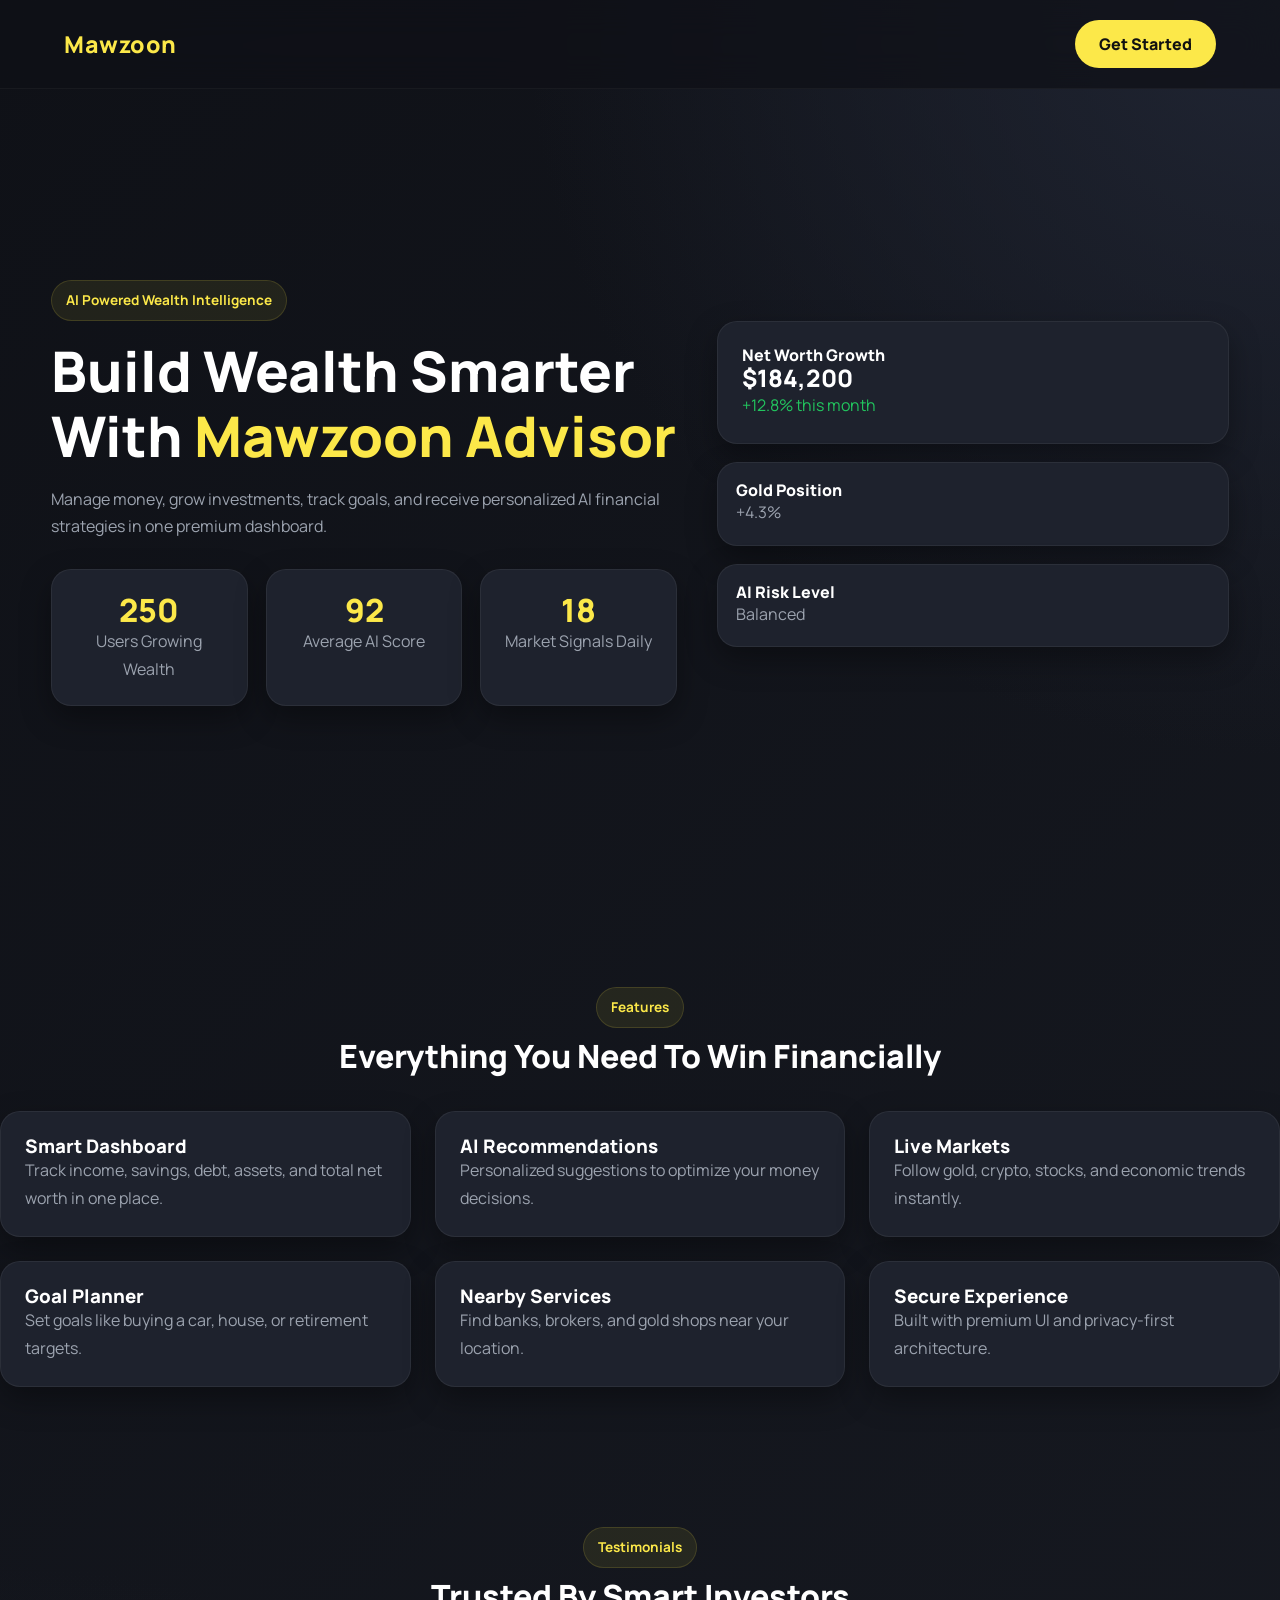
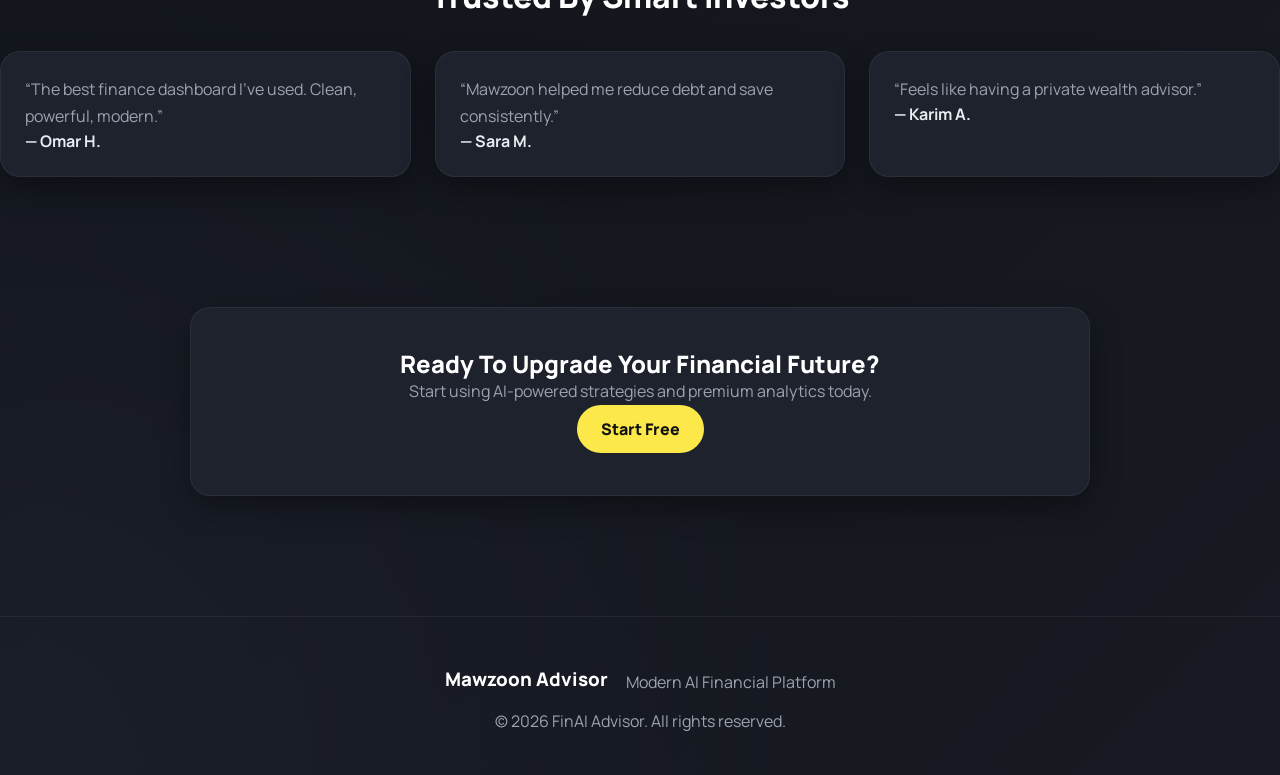
<file: index.html>
<!-- index.html -->
<!DOCTYPE html>
<html lang="en">
<head>
  <meta charset="UTF-8" />
  <meta name="viewport" content="width=device-width, initial-scale=1.0" />
  <title>Mawzoon Advisor | Smart Wealth Building</title>

  <!-- CSS -->
  <link rel="stylesheet" href="css/style.css" />
  <link rel="stylesheet" href="css/responsive.css" />

  <!-- Fonts -->
  <link rel="preconnect" href="https://fonts.googleapis.com">
  <link rel="preconnect" href="https://fonts.gstatic.com" crossorigin>
  <link href="https://fonts.googleapis.com/css2?family=Manrope:wght@400;500;700;800&display=swap" rel="stylesheet">
</head>
<body>

  <!-- =========================
       Navbar
  ========================== -->
  <header class="navbar">
    <div class="logo">Mawzoon</div>


    <div class="nav-actions">
      <a href="login.html" class="btn">Get Started</a>
      <button class="menu-toggle" id="menuToggle">☰</button>
    </div>
  </header>

  <!-- =========================
       Hero Section
  ========================== -->
  <section class="hero">
    <div class="hero-content fade-up">
      <p class="badge">AI Powered Wealth Intelligence</p>

      <h1>
        Build Wealth Smarter <br />
        With <span>Mawzoon Advisor</span>
      </h1>

      <p class="hero-text">
        Manage money, grow investments, track goals, and receive personalized
        AI financial strategies in one premium dashboard.
      </p>

      <div class="stats-grid">
        <div class="stat-card glass">
          <h3 class="counter" data-target="250">0</h3>
          <p>Users Growing Wealth</p>
        </div>

        <div class="stat-card glass">
          <h3 class="counter" data-target="92">0</h3>
          <p>Average AI Score</p>
        </div>

        <div class="stat-card glass">
          <h3 class="counter" data-target="18">0</h3>
          <p>Market Signals Daily</p>
        </div>
      </div>
    </div>

    <div class="hero-widget float-card">
      <div class="glass widget-card">
        <h4>Net Worth Growth</h4>
        <h2>$184,200</h2>
        <p class="positive">+12.8% this month</p>
      </div>

      <div class="glass widget-card small">
        <h4>Gold Position</h4>
        <p>+4.3%</p>
      </div>

      <div class="glass widget-card small">
        <h4>AI Risk Level</h4>
        <p>Balanced</p>
      </div>
    </div>
  </section>

  <!-- =========================
       Features
  ========================== -->
  <section class="section">
    <div class="section-title fade-up">
      <p class="badge">Features</p>
      <h2>Everything You Need To Win Financially</h2>
    </div>

    <div class="grid-3">
      <article class="card fade-up">
        <h3>Smart Dashboard</h3>
        <p>
          Track income, savings, debt, assets, and total net worth in one place.
        </p>
      </article>

      <article class="card fade-up">
        <h3>AI Recommendations</h3>
        <p>
          Personalized suggestions to optimize your money decisions.
        </p>
      </article>

      <article class="card fade-up">
        <h3>Live Markets</h3>
        <p>
          Follow gold, crypto, stocks, and economic trends instantly.
        </p>
      </article>

      <article class="card fade-up">
        <h3>Goal Planner</h3>
        <p>
          Set goals like buying a car, house, or retirement targets.
        </p>
      </article>

      <article class="card fade-up">
        <h3>Nearby Services</h3>
        <p>
          Find banks, brokers, and gold shops near your location.
        </p>
      </article>

      <article class="card fade-up">
        <h3>Secure Experience</h3>
        <p>
          Built with premium UI and privacy-first architecture.
        </p>
      </article>
    </div>
  </section>

  <!-- =========================
       Testimonials
  ========================== -->
  <section class="section">
    <div class="section-title fade-up">
      <p class="badge">Testimonials</p>
      <h2>Trusted By Smart Investors</h2>
    </div>

    <div class="grid-3">
      <div class="card">
        <p>
          “The best finance dashboard I’ve used. Clean, powerful, modern.”
        </p>
        <strong>— Omar H.</strong>
      </div>

      <div class="card">
        <p>
          “Mawzoon helped me reduce debt and save consistently.”
        </p>
        <strong>— Sara M.</strong>
      </div>

      <div class="card">
        <p>
          “Feels like having a private wealth advisor.”
        </p>
        <strong>— Karim A.</strong>
      </div>
    </div>
  </section>

  <!-- =========================
       CTA
  ========================== -->
  <section class="cta-section fade-up">
    <div class="glass cta-box">
      <h2>Ready To Upgrade Your Financial Future?</h2>
      <p>
        Start using AI-powered strategies and premium analytics today.
      </p>
      <a href="signup.html" class="btn">Start Free</a>
    </div>
  </section>

  <!-- =========================
       Footer
  ========================== -->
  <footer class="footer">
    <div>
      <h3>Mawzoon Advisor</h3>
      <p>Modern AI Financial Platform</p>
    </div>

    <p class="copyright">
      © 2026 Mawzoon Advisor. All rights reserved.
    </p>
  </footer>

  <!-- JS -->
  <script src="js/main.js"></script>
</body>
</html>
</file>
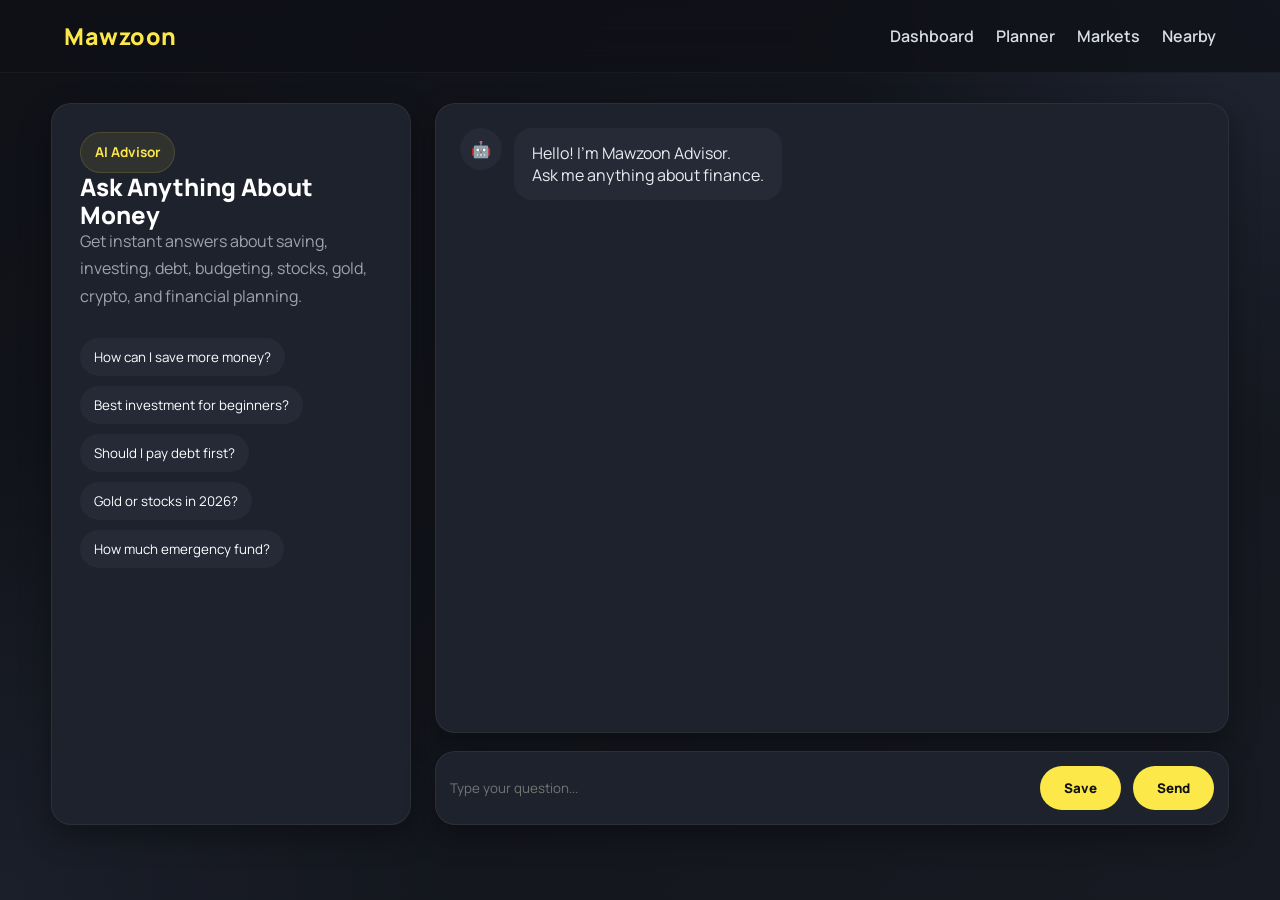
<file: chatbot.html>
<!-- chatbot.html -->
<!DOCTYPE html>
<html lang="en">
<head>
  <meta charset="UTF-8" />
  <meta name="viewport" content="width=device-width, initial-scale=1.0"/>
  <title>Mawzoon Chatbot</title>

  <!-- CSS -->
  <link rel="stylesheet" href="css/style.css" />
  <link rel="stylesheet" href="css/responsive.css" />

  <!-- Fonts -->
  <link rel="preconnect" href="https://fonts.googleapis.com">
  <link rel="preconnect" href="https://fonts.gstatic.com" crossorigin>
  <link href="https://fonts.googleapis.com/css2?family=Manrope:wght@400;500;700;800&display=swap" rel="stylesheet">
</head>
<body>

  <!-- =========================
       Navbar
  ========================== -->
  <header class="navbar">
    <div class="logo">Mawzoon
    </div>

    <nav class="nav-menu">
      <a href="dashboard.html">Dashboard</a>
      <a href="inputs.html">Planner</a>
      <a href="markets.html">Markets</a>
      <a href="nearby.html">Nearby</a>
    </nav>


  </header>

  <!-- =========================
       Chat Section
  ========================== -->
  <main class="chat-wrapper">

    <!-- Left Side -->
    <section class="chat-sidebar glass fade-up">
      <p class="badge">AI Advisor</p>
      <h1>Ask Anything About Money</h1>

      <p class="hero-text">
        Get instant answers about saving, investing, debt, budgeting,
        stocks, gold, crypto, and financial planning.
      </p>

      <div class="suggested-box">
        <button class="chip ask-btn">How can I save more money?</button>
        <button class="chip ask-btn">Best investment for beginners?</button>
        <button class="chip ask-btn">Should I pay debt first?</button>
        <button class="chip ask-btn">Gold or stocks in 2026?</button>
        <button class="chip ask-btn">How much emergency fund?</button>
      </div>
    </section>

    <!-- Chat Area -->
    <section class="chat-area fade-up">

      <div class="chat-box card" id="chatBox">

        <div class="message bot-msg">
          <div class="avatar">🤖</div>
          <div class="bubble">
            Hello! I'm Mawzoon Advisor.<br>
            Ask me anything about finance.
          </div>
        </div>

      </div>

      <!-- Input -->
      <div class="chat-input-wrap glass">

        <input
          type="text"
          id="userInput"
          placeholder="Type your question..."
          autocomplete="off"
        />
          <button id="saveBtn" class="btn">
                Save
          </button>
        <button id="sendBtn" class="btn">
          Send
        </button>

      </div>

    </section>

  </main>

  <!-- JS -->
  <script src="js/chatbot.js"></script>

</body>
</html>
</file>
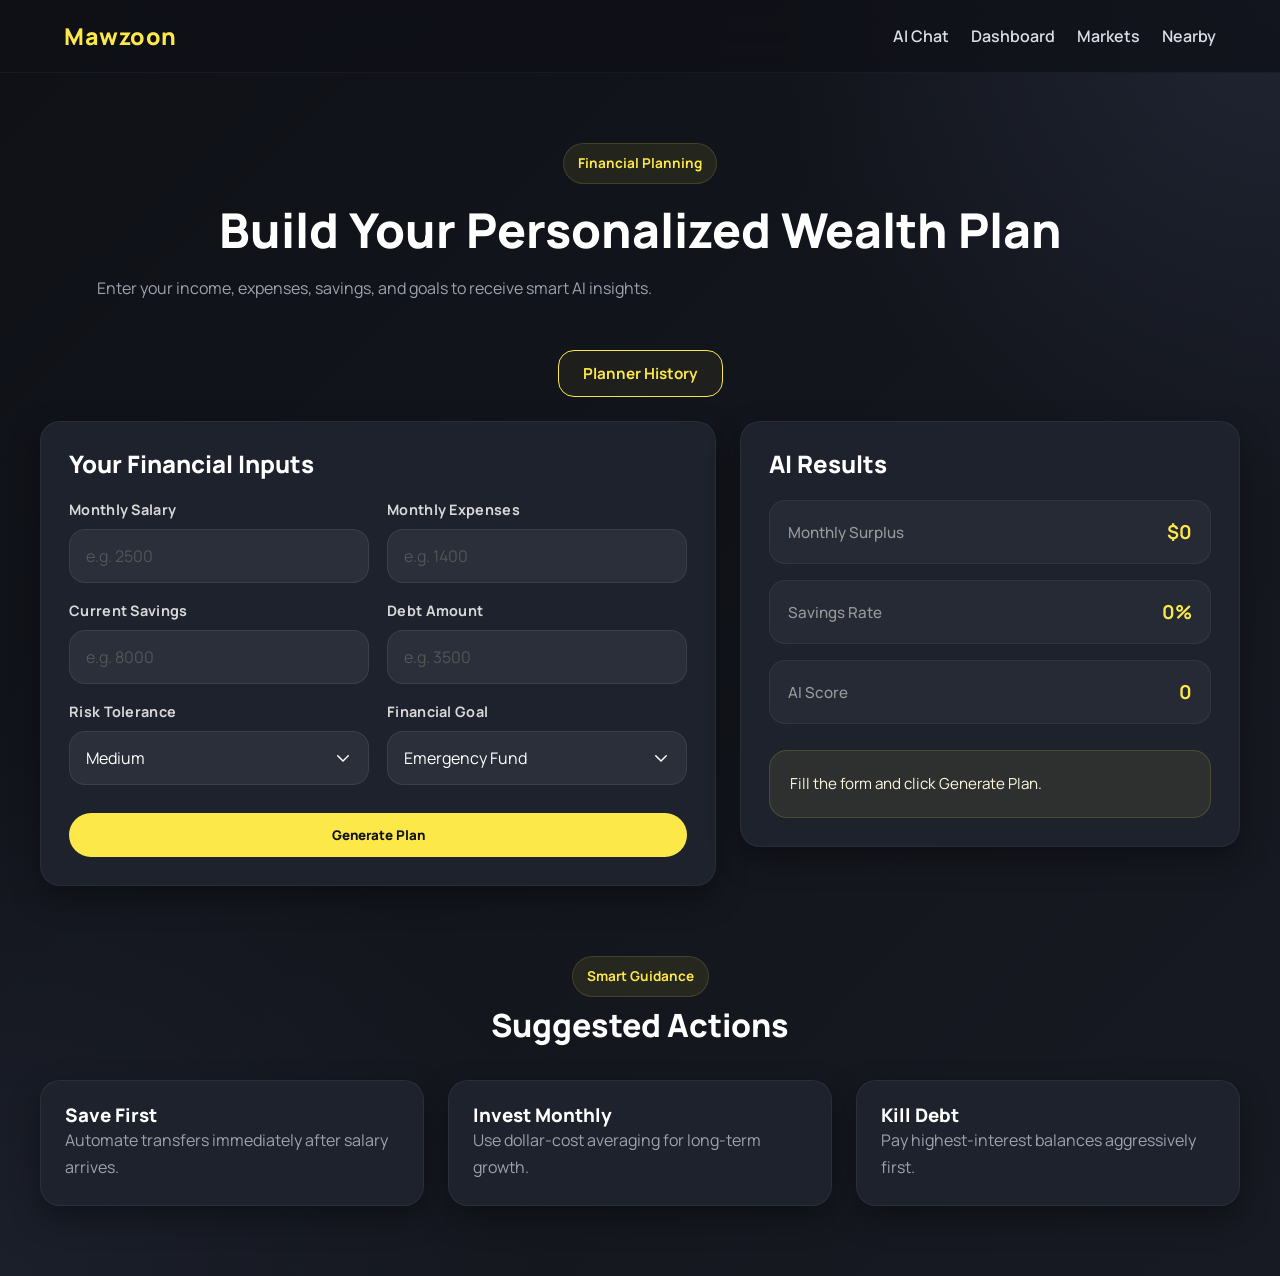
<file: inputs.html>
<!-- inputs.html -->
<!DOCTYPE html>
<html lang="en">
<head>
  <meta charset="UTF-8" />
  <meta name="viewport" content="width=device-width, initial-scale=1.0"/>
  <title>Mawzoon Planner</title>

  <!-- CSS -->
  <link rel="stylesheet" href="css/style.css" />
  <link rel="stylesheet" href="css/forms.css" />
  <link rel="stylesheet" href="css/responsive.css" />

  <!-- Fonts -->
  <link rel="preconnect" href="https://fonts.googleapis.com">
  <link rel="preconnect" href="https://fonts.gstatic.com" crossorigin>
  <link href="https://fonts.googleapis.com/css2?family=Manrope:wght@400;500;700;800&display=swap" rel="stylesheet">
</head>
<body>

  <!-- =========================
       Navbar
  ========================== -->
  <header class="navbar">
    <div class="logo">Mawzoon</div>

    <nav class="nav-menu">
      <a href="chatbot.html">AI Chat</a>
      <a href="dashboard.html">Dashboard</a>
      <a href="markets.html">Markets</a>
      <a href="nearby.html">Nearby</a>
  
    </nav>
  </header>

  <!-- =========================
       Planner Hero
  ========================== -->
  <section class="page-hero" style="position: relative;">
    <div class="fade-up">
      <p class="badge">Financial Planning</p>
      <h1>Build Your Personalized Wealth Plan</h1>
      <p class="hero-text">
        Enter your income, expenses, savings, and goals to receive smart AI insights.
      </p>
      <button onclick="loadPlannerHistory()" class="history-btn">
        Planner History
      </button>
    </div>
  </section>

<div id="historyModal" style="display:none; position:fixed; top:0; left:0; width:100%; height:100%; background:rgba(0,0,0,0.8); z-index:999; justify-content:center; align-items:center;">
    <div style="background:#121826; padding:30px; border-radius:16px; width:90%; max-width:600px; max-height:80vh; overflow-y:auto; border: 1px solid rgba(255,255,255,0.1);">
        <div style="display:flex; justify-content:space-between; margin-bottom:20px;">
            <h2 style="color:white; margin:0;">Your Plan History</h2>
            <button onclick="document.getElementById('historyModal').style.display='none'" style="background:none; border:none; color:white; font-size:1.5rem; cursor:pointer;">&times;</button>
        </div>
        <div id="historyList" style="display:flex; flex-direction:column; gap:10px;">
            </div>
    </div>
</div>

<script>
    // NEW FUNCTION TO FETCH HISTORY
    async function loadPlannerHistory() {
        document.getElementById('historyModal').style.display = 'flex';
        const historyList = document.getElementById('historyList');
        historyList.innerHTML = "<p style='color:white;'>Loading...</p>";
        
        try {
            const response = await fetch('/api/planner_history');
            const data = await response.json();
            
            if(data.length === 0) {
                historyList.innerHTML = "<p style='color:gray;'>No previous plans found.</p>";
                return;
            }
            
            historyList.innerHTML = "";
            data.forEach(plan => {
                historyList.innerHTML += `
                    <div style="background:rgba(255,255,255,0.05); padding:15px; border-radius:8px; border: 1px solid rgba(255,255,255,0.1);">
                        <p style="color:gray; font-size:0.8rem; margin:0 0 5px 0;">${plan.date}</p>
                        <div style="display:flex; justify-content:space-between; color:white;">
                            <span>Income: $${plan.salary} | Exp: $${plan.expenses}</span>
                            <strong style="color:${plan.score >= 60 ? '#57ff8f' : '#ff6a6a'}">Score: ${plan.score} (${plan.status})</strong>
                        </div>
                    </div>
                `;
            });
        } catch(e) {
            historyList.innerHTML = "<p style='color:red;'>Failed to load history.</p>";
        }
    }
</script>

  <!-- =========================
       Form Section
  ========================== -->
  <main class="container">

    <div class="planner-layout">

      <!-- Form -->
      <section class="card planner-form fade-up">
        <h2>Your Financial Inputs</h2>

        <form id="financeForm" class="form-grid">

          <div class="form-group">
            <label for="salary">Monthly Salary</label>
            <input type="number" id="salary" placeholder="e.g. 2500" required>
          </div>

          <div class="form-group">
            <label for="expenses">Monthly Expenses</label>
            <input type="number" id="expenses" placeholder="e.g. 1400" required>
          </div>

          <div class="form-group">
            <label for="savings">Current Savings</label>
            <input type="number" id="savings" placeholder="e.g. 8000" required>
          </div>

          <div class="form-group">
            <label for="debt">Debt Amount</label>
            <input type="number" id="debt" placeholder="e.g. 3500">
          </div>

          <div class="form-group">
            <label for="risk">Risk Tolerance</label>
            <select id="risk">
              <option value="Low">Low</option>
              <option value="Medium" selected>Medium</option>
              <option value="High">High</option>
            </select>
          </div>

          <div class="form-group">
            <label for="goal">Financial Goal</label>
            <select id="goal">
              <option value="Emergency Fund">Emergency Fund</option>
              <option value="Buy House">Buy House</option>
              <option value="Retirement">Retirement</option>
              <option value="Invest Growth">Invest Growth</option>
              <option value="Debt Free">Debt Free</option>
            </select>
          </div>
             <button type="button" id="generateBtn" class="btn full-btn">
              Generate Plan
            </button>
        </form>
      </section>

      <!-- Results -->
      <section class="card planner-results fade-up">
        <h2>AI Results</h2>

        <div id="resultsBox">

          <div class="result-item">
            <span>Monthly Surplus</span>
            <strong id="surplus">$0</strong>
          </div>

          <div class="result-item">
            <span>Savings Rate</span>
            <strong id="savings_rate">0%</strong>
          </div>

          <div class="result-item">
            <span>AI Score</span>
            <strong id="score">0</strong>
          </div>

          <div class="result-tip" id="adviceBox">
            Fill the form and click Generate Plan.
          </div>
        </div>
      </section>
    </div>
    <!-- Recommendation Cards -->
    <section class="section">
      <div class="section-title fade-up">
        <p class="badge">Smart Guidance</p>
        <h2>Suggested Actions</h2>
      </div>

      <div class="grid-3">

        <div class="card">
          <h3>Save First</h3>
          <p>Automate transfers immediately after salary arrives.</p>
        </div>

        <div class="card">
          <h3>Invest Monthly</h3>
          <p>Use dollar-cost averaging for long-term growth.</p>
        </div>

        <div class="card">
          <h3>Kill Debt</h3>
          <p>Pay highest-interest balances aggressively first.</p>
        </div>
      </div>
    </section>
  </main>

  <!-- JS -->
  <script src="js/main.js"></script>
<script>
    // 1. Clear errors when the user starts typing
    const allInputs = document.querySelectorAll('.form-group input, .form-group select');
    allInputs.forEach(input => {
        input.addEventListener('input', function() {
            // Remove red border
            this.classList.remove('input-error');
            // Remove the warning text if it exists
            const warning = this.parentElement.querySelector('.error-text');
            if (warning) warning.remove();
        });
    });

    // 2. Main Logic for the Generate Button
    document.getElementById('generateBtn').addEventListener('click', async function(e) {
    e.preventDefault();

    // --- 1. RESET EVERYTHING AT THE START OF THE CLICK ---
    let isValid = true;
    const allInputs = document.querySelectorAll('.form-group input, .form-group select');
    
    allInputs.forEach(input => {
        input.classList.remove('input-error'); // Remove red borders
        const warning = input.parentElement.querySelector('.error-text');
        if (warning) warning.remove(); // Remove red text
    });

    // --- 2. COLLECT CURRENT VALUES ---
    const inputs = {
        salary: document.getElementById('salary'),
        expenses: document.getElementById('expenses'),
        savings: document.getElementById('savings'),
        debt: document.getElementById('debt'),
        risk: document.getElementById('risk'),
        goal: document.getElementById('goal')
    };

    // Helper function for errors
    const applyError = (inputElement, message) => {
        isValid = false;
        inputElement.classList.add('input-error');
        let warning = document.createElement('span');
        warning.className = 'error-text';
        warning.style.color = '#ff6a6a';
        warning.style.fontSize = '0.85rem';
        warning.style.marginTop = '5px';
        warning.style.display = 'block';
        warning.innerText = message;
        inputElement.parentElement.appendChild(warning);
    };

    // --- 3. RUN VALIDATION ---
    for (const key in inputs) {
        if (!inputs[key].value || inputs[key].value.trim() === "") {
            applyError(inputs[key], 'This field is required.');
        }
    }

    if (isValid) {
        const numSalary = parseFloat(inputs.salary.value);
        const numExpenses = parseFloat(inputs.expenses.value);
        if (numExpenses >= numSalary) {
            applyError(inputs.expenses, 'Expenses must be less than salary.');
        }
    }

    // STOP if invalid
    if (!isValid) return;

    // --- 4. SEND TO PYTHON ---
    try {
        // Change the text to show it's working
        document.getElementById('generateBtn').innerText = "Calculating...";

        const response = await fetch('/plan', {
            method: 'POST',
            headers: { 'Content-Type': 'application/json' },
            body: JSON.stringify({
                salary: parseFloat(inputs.salary.value),
                expenses: parseFloat(inputs.expenses.value),
                savings: parseFloat(inputs.savings.value),
                debt: parseFloat(inputs.debt.value),
                risk: inputs.risk.value,
                goal: inputs.goal.value
            })
        });

        const data = await response.json();

        // --- 5. UPDATE THE UI WITH NEW DATA ---
        document.getElementById('surplus').innerText = '$' + data.surplus;
        document.getElementById('savings_rate').innerText = data.savings_rate + '%';
        document.getElementById('score').innerText = data.score + '/100';
        
        const adviceBox = document.getElementById('adviceBox');
        adviceBox.innerHTML = ''; 
        data.advice.forEach(tip => {
            adviceBox.innerHTML += `<li>${tip}</li>`;
        });

    } catch (error) {
        alert("Server connection failed!");
    } finally {
        // Reset button text
        document.getElementById('generateBtn').innerText = "Generate Plan";
    }
});
</script>
</body>
</html>
</file>
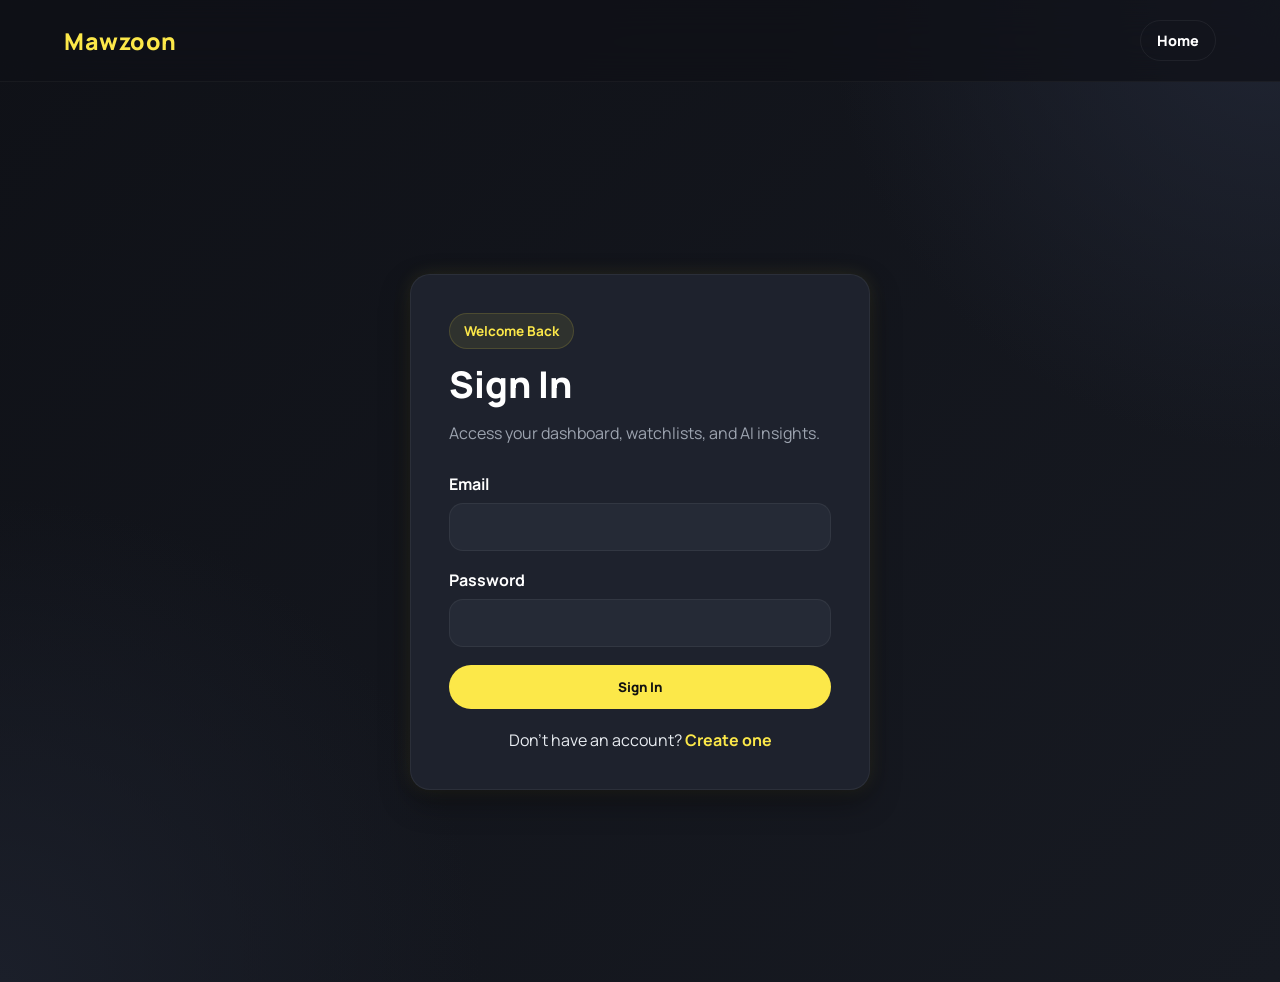
<file: login.html>
<!DOCTYPE html>
<html lang="en">
<head>
    <meta charset="UTF-8">
    <meta name="viewport" content="width=device-width, initial-scale=1.0">
    <title>Sign In | Mawzoon</title>
    <link rel="stylesheet" href="css/style.css">
    
    <style>
        .auth-page {
            min-height: 100vh;
            display: flex;
            justify-content: center;
            align-items: center;
            padding: 40px 20px;
        }
        
        .auth-card {
            width: 100%;
            max-width: 460px;
            padding: 38px;
        }
        
        .auth-card h1 {
            font-size: 2.3rem;
            margin: 14px 0;
        }
        
        .auth-card p {
            margin-bottom: 26px;
        }
        
        .form-group {
            margin-bottom: 18px;
        }
        
        .form-group label {
            display: block;
            margin-bottom: 8px;
            font-weight: 700;
            color: #fff;
        }
        
        .form-group input {
            width: 100%;
            padding: 14px 16px;
            border-radius: 14px;
            border: 1px solid var(--border);
            background: var(--surface-2);
            color: #fff;
            outline: none;
            transition: border-color 0.3s ease;
        }
        
        .form-group input:focus {
            border-color: var(--yellow);
        }
        
        .auth-bottom {
            text-align: center;
            margin-top: 20px;
        }
        
        .auth-bottom a {
            color: var(--yellow);
            font-weight: 700;
            transition: opacity 0.3s ease;
        }
        
        .auth-bottom a:hover {
            opacity: 0.8;
        }

        /* Smooth animation for the error box */
        @keyframes slideDown {
            from { opacity: 0; transform: translateY(-10px); }
            to { opacity: 1; transform: translateY(0); }
        }
        
        #error-box {
            animation: slideDown 0.3s ease-out;
        }
    </style>
</head>

<body>

    <nav class="navbar">
        <div class="logo">Mawzoon</div>
        <div class="nav-actions">
            <a href="/" class="btn btn-outline small-btn">Home</a>
        </div>
    </nav>

    <section class="auth-page">
        <div class="card glow-card auth-card">
            <span class="badge">Welcome Back</span>
            <h1>Sign In</h1>
            <p>Access your dashboard, watchlists, and AI insights.</p>
            
            <div id="error-box" style="display: none; background: rgba(255, 106, 106, 0.1); border: 1px solid #ff6a6a; color: #ff6a6a; padding: 12px; border-radius: 12px; margin-bottom: 20px; text-align: center; font-weight: 700; font-size: 0.95rem;">
                Incorrect email or password. Please try again.
            </div>
            
            <form action="/login" method="POST">
                <div class="form-group">
                    <label>Email</label>
                    <input type="email" name="email" required autocomplete="email">
                </div>
                
                <div class="form-group">
                    <label>Password</label>
                    <input type="password" name="password" required autocomplete="current-password">
                </div>

                <button type="submit" class="btn full-btn">Sign In</button>
            </form>
            
            <div class="auth-bottom">
                Don't have an account?
                <a href="/signup">Create one</a>
            </div>
        </div>
    </section>

    <script>
        // 1. Look at the web address
        const urlParams = new URLSearchParams(window.location.search);
        
        // 2. If the address has ?error=true, show the red box!
        if (urlParams.get('error') === 'true') {
            document.getElementById('error-box').style.display = 'block';
            
            // 3. Silently clean up the web address so the error doesn't get stuck if they refresh
            window.history.replaceState({}, document.title, window.location.pathname);
        }
    </script>
</body>
</html>
</file>
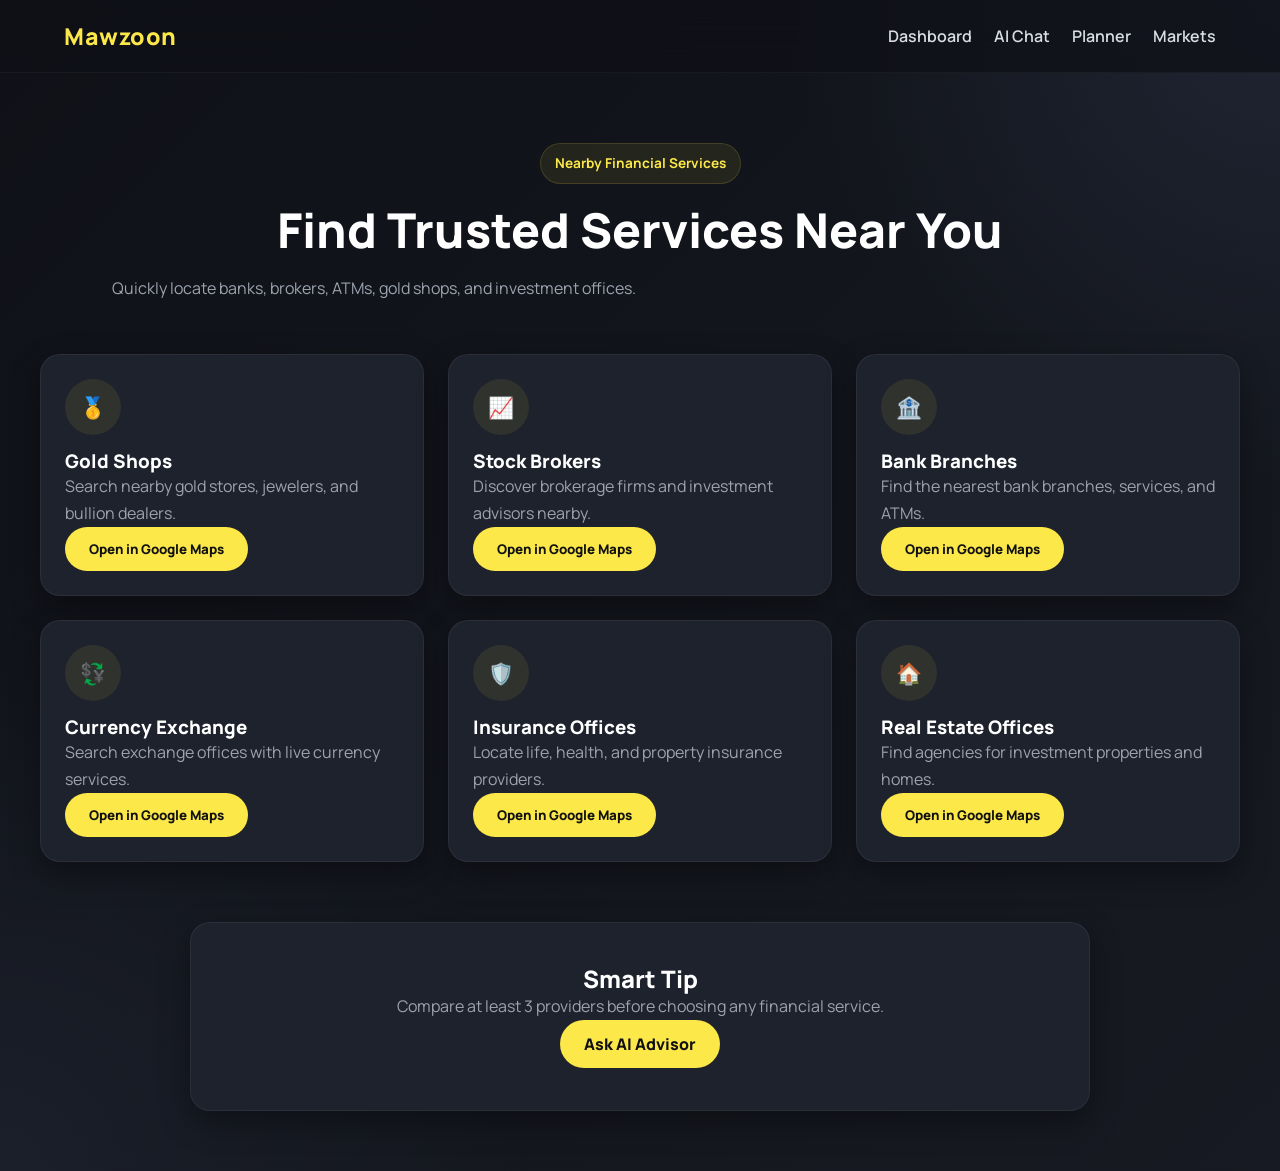
<file: nearby.html>
<!-- nearby.html -->
<!DOCTYPE html>
<html lang="en">
<head>
  <meta charset="UTF-8" />
  <meta name="viewport" content="width=device-width, initial-scale=1.0"/>
  <title>Mawzoon Nearby Services</title>

  <!-- CSS -->
  <link rel="stylesheet" href="css/style.css" />
  <link rel="stylesheet" href="css/responsive.css" />

  <!-- Fonts -->
  <link rel="preconnect" href="https://fonts.googleapis.com">
  <link rel="preconnect" href="https://fonts.gstatic.com" crossorigin>
  <link href="https://fonts.googleapis.com/css2?family=Manrope:wght@400;500;700;800&display=swap" rel="stylesheet">
</head>
<body>

  <!-- =========================
       Navbar
  ========================== -->
  <header class="navbar">
    <div class="logo">Mawzoon</div>

    <nav class="nav-menu">
      <a href="dashboard.html">Dashboard</a>
      <a href="chatbot.html">AI Chat</a>
      <a href="inputs.html">Planner</a>
      <a href="markets.html">Markets</a>
    </nav>
  </header>

  <!-- =========================
       Hero
  ========================== -->
  <section class="page-hero">
    <div class="fade-up">
      <p class="badge">Nearby Financial Services</p>
      <h1>Find Trusted Services Near You</h1>
      <p class="hero-text">
        Quickly locate banks, brokers, ATMs, gold shops, and investment offices.
      </p>
    </div>
  </section>

  <!-- =========================
       Cards Section
  ========================== -->
  <main class="container">

    <section class="grid-3">

      <!-- Gold Shops -->
      <article class="card fade-up">
        <div class="icon-circle">🥇</div>
        <h3>Gold Shops</h3>
        <p>
          Search nearby gold stores, jewelers, and bullion dealers.
        </p>

        <button
          class="btn map-btn"
          data-query="gold shop near me"
        >
          Open in Google Maps
        </button>
      </article>

      <!-- Brokers -->
      <article class="card fade-up">
        <div class="icon-circle">📈</div>
        <h3>Stock Brokers</h3>
        <p>
          Discover brokerage firms and investment advisors nearby.
        </p>

        <button
          class="btn map-btn"
          data-query="stock broker near me"
        >
          Open in Google Maps
        </button>
      </article>

      <!-- Banks -->
      <article class="card fade-up">
        <div class="icon-circle">🏦</div>
        <h3>Bank Branches</h3>
        <p>
          Find the nearest bank branches, services, and ATMs.
        </p>

        <button
          class="btn map-btn"
          data-query="bank near me"
        >
          Open in Google Maps
        </button>
      </article>

      <!-- Currency Exchange -->
      <article class="card fade-up">
        <div class="icon-circle">💱</div>
        <h3>Currency Exchange</h3>
        <p>
          Search exchange offices with live currency services.
        </p>

        <button
          class="btn map-btn"
          data-query="currency exchange near me"
        >
          Open in Google Maps
        </button>
      </article>

      <!-- Insurance -->
      <article class="card fade-up">
        <div class="icon-circle">🛡️</div>
        <h3>Insurance Offices</h3>
        <p>
          Locate life, health, and property insurance providers.
        </p>

        <button
          class="btn map-btn"
          data-query="insurance office near me"
        >
          Open in Google Maps
        </button>
      </article>

      <!-- Real Estate -->
      <article class="card fade-up">
        <div class="icon-circle">🏠</div>
        <h3>Real Estate Offices</h3>
        <p>
          Find agencies for investment properties and homes.
        </p>

        <button
          class="btn map-btn"
          data-query="real estate office near me"
        >
          Open in Google Maps
        </button>
      </article>

    </section>

    <!-- Premium Tip -->
    <section class="cta-section fade-up">
      <div class="glass cta-box">
        <h2>Smart Tip</h2>
        <p>
          Compare at least 3 providers before choosing any financial service.
        </p>
        <a href="chatbot.html" class="btn">Ask AI Advisor</a>
      </div>
    </section>

  </main>

  <!-- JS -->
  <script src="js/main.js"></script>
  <script src="js/maps.js"></script>

</body>
</html>
</file>
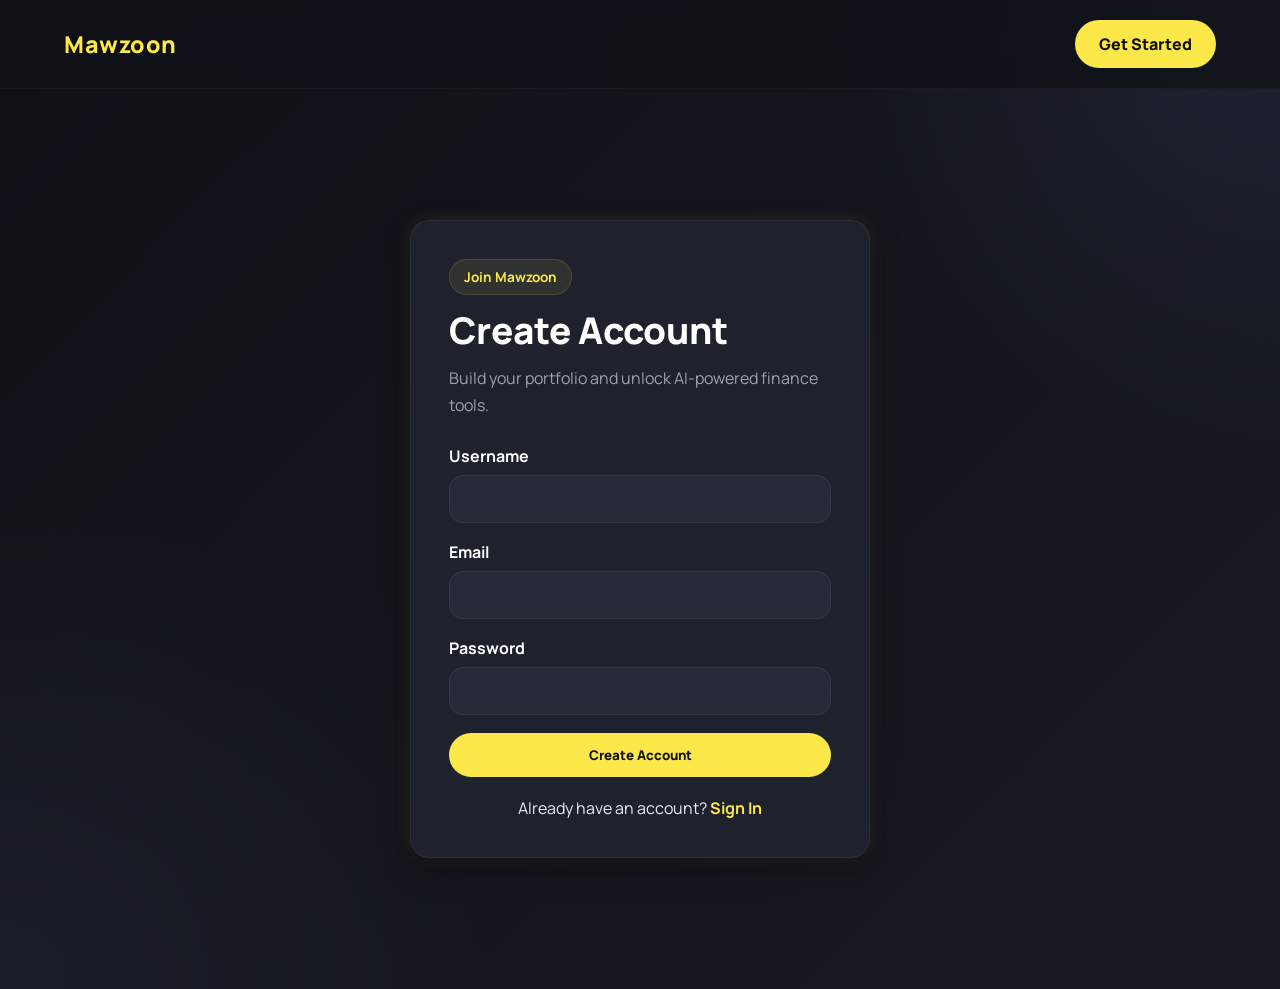
<file: signup.html>
<!DOCTYPE html>
<html lang="en">
<head>
<meta charset="UTF-8">
<meta name="viewport" content="width=device-width, initial-scale=1.0">
<title>Create Account | Mawzoon Advisor</title>
<link rel="stylesheet" href="css/style.css">
<style>
.auth-page{
    min-height:100vh;
    display:flex;
    justify-content:center;
    align-items:center;
    padding:40px 20px;
}
.auth-card{
    width:100%;
    max-width:460px;
    padding:38px;
}
.auth-card h1{
    font-size:2.3rem;
    margin:14px 0;
}
.auth-card p{
    margin-bottom:26px;
}
.form-group{
    margin-bottom:18px;
}
.form-group label{
    display:block;
    margin-bottom:8px;
    font-weight:700;
    color:#fff;
}
.form-group input{
    width:100%;
    padding:14px 16px;
    border-radius:14px;
    border:1px solid var(--border);
    background:var(--surface-2);
    color:#fff;
    outline:none;
}
.form-group input:focus{
    border-color:var(--yellow);
}
.auth-bottom{
    text-align:center;
    margin-top:20px;
}
.auth-bottom a{
    color:var(--yellow);
    font-weight:700;
}
</style>
</head>

<body>

<nav class="navbar">
    <div class="logo">Mawzoon</div>
    <div class="nav-actions">
      <a href="index.html" class="btn">Get Started</a>
      <button class="menu-toggle" id="menuToggle">☰</button>
    </div>
</nav>

<section class="auth-page">
    <div class="card glow-card auth-card">
        <span class="badge">Join Mawzoon</span>
        <h1>Create Account</h1>
        <p>Build your portfolio and unlock AI-powered finance tools.</p>

        <form action="/signup" method="POST">

            <div class="form-group">
                <label>Username</label>
                <input type="text" name="username" required>
            </div>

            <div class="form-group">
                <label>Email</label>
                <input type="email" name="email" required>
            </div>

            <div class="form-group">
                <label>Password</label>
                <input type="password" name="password" required>
            </div>

            <button type="submit" class="btn full-btn">Create Account</button>
        </form>

        <div class="auth-bottom">
            Already have an account?
            <a href="/login">Sign In</a>
        </div>
    </div>
</section>

</body>
</html>
</file>
<file: css/style.css>
/* ==========================================
   css/style.css
   PROFESSIONAL FINTECH VERSION
   FinAI Advisor
========================================== */

@import url('https://fonts.googleapis.com/css2?family=Manrope:wght@400;500;700;800&display=swap');

:root{

  /* Brand */
  --yellow:#FCE849;

  /* Background */
  --black:#0F1117;
  --navy:#171A22;
  --surface:#1E222D;
  --surface-2:#252A36;

  /* Text */
  --white:#FFFFFF;
  --text:#E8ECF1;
  --gray:#9CA3AF;
  --muted:#6B7280;

  /* Effects */
  --border:rgba(255,255,255,0.06);
  --glass:rgba(255,255,255,0.04);

  --success:#22C55E;
  --danger:#EF4444;

  --shadow:0 12px 30px rgba(0,0,0,0.35);
  --yellow-glow:0 0 18px rgba(252,232,73,0.18);

  --radius:20px;
  --transition:0.3s ease;
}

/* =======================
   Reset
======================= */
*{
  margin:0;
  padding:0;
  box-sizing:border-box;
}

html{
  scroll-behavior:smooth;
}

body{
  font-family:'Manrope',sans-serif;
  background:
  radial-gradient(circle at top right,#202533 0%,transparent 28%),
  radial-gradient(circle at bottom left,#1B1F2A 0%,transparent 30%),
  linear-gradient(135deg,var(--black),var(--navy));

  color:var(--text);
  min-height:100vh;
  overflow-x:hidden;
}

img{
  max-width:100%;
  display:block;
}

a{
  text-decoration:none;
  color:inherit;
}

button,input,select,textarea{
  font-family:inherit;
}

/* =======================
   Typography
======================= */
h1,h2,h3,h4,h5{
  color:var(--white);
  line-height:1.15;
  font-weight:800;
}

p{
  color:var(--gray);
  line-height:1.7;
}

.muted{
  color:var(--muted);
}

.positive{
  color:var(--success);
}

.negative{
  color:var(--danger);
}

/* =======================
   Layout
======================= */
.container{
  width:min(1200px,92%);
  margin:auto;
}

.section{
  padding:70px 0;
}

.section-title{
  text-align:center;
  margin-bottom:36px;
}

.section-title.left{
  text-align:left;
}

.section-title h2{
  font-size:2rem;
  margin-top:10px;
}

.grid-3{
  display:grid;
  grid-template-columns:repeat(3,1fr);
  gap:24px;
}

/* =======================
   Badge
======================= */
.badge{
  display:inline-block;
  padding:8px 14px;
  border-radius:999px;
  font-size:0.85rem;
  font-weight:700;
  color:var(--yellow);
  background:rgba(252,232,73,0.08);
  border:1px solid rgba(252,232,73,0.14);
}

/* =======================
   Navbar
======================= */
.navbar{
  display:flex;
  justify-content:space-between;
  align-items:center;
  padding:20px 5%;
  position:sticky;
  top:0;
  z-index:999;

  background:rgba(15,17,23,0.75);
  backdrop-filter:blur(18px);
  border-bottom:1px solid rgba(255,255,255,0.04);
}

.logo{
  font-size:1.45rem;
  font-weight:800;
  color:var(--yellow);
  letter-spacing:0.5px;
}

.nav-menu{
  display:flex;
  gap:22px;
  align-items:center;
}

.nav-menu a{
  color:#d9dde5;
  font-weight:600;
  transition:var(--transition);
}

.nav-menu a:hover{
  color:var(--yellow);
}

.nav-actions{
  display:flex;
  gap:12px;
  align-items:center;
}

.menu-toggle{
  display:none;
  width:42px;
  height:42px;
  border:none;
  border-radius:12px;
  cursor:pointer;
  background:var(--surface);
  color:#fff;
}

/* =======================
   Buttons
======================= */
.btn{
  display:inline-flex;
  align-items:center;
  justify-content:center;
  padding:13px 24px;
  border:none;
  border-radius:999px;
  cursor:pointer;

  background:var(--yellow);
  color:#111;
  font-weight:800;

  transition:var(--transition);
}

.btn:hover{
  transform:translateY(-2px);
  box-shadow:var(--yellow-glow);
}

.btn-outline{
  background:transparent;
  color:#fff;
  border:1px solid var(--border);
}

.small-btn{
  padding:10px 16px;
  font-size:0.9rem;
}

.full-btn{
  width:100%;
}

/* =======================
   Cards
======================= */
.card,
.glass{
  background:var(--surface);
  border:1px solid var(--border);
  border-radius:var(--radius);
  box-shadow:var(--shadow);
}

.card{
  padding:24px;
}

.glow-card{
  box-shadow:
  0 12px 30px rgba(0,0,0,0.35),
  0 0 18px rgba(252,232,73,0.10);
}

.icon-circle{
  width:56px;
  height:56px;
  border-radius:50%;
  display:grid;
  place-items:center;
  background:rgba(252,232,73,0.08);
  margin-bottom:16px;
  font-size:1.3rem;
}

/* =======================
   Hero
======================= */
.hero{
  width:min(1300px,92%);
  margin:auto;
  min-height:92vh;

  display:grid;
  grid-template-columns:1.1fr 0.9fr;
  gap:40px;
  align-items:center;

  padding:40px 0 60px;
}

.hero h1{
  font-size:4rem;
  margin:18px 0;
}

.hero h1 span{
  color:var(--yellow);
}

.hero-text{
  max-width:620px;
  margin-bottom:28px;
}

.hero-buttons{
  display:flex;
  gap:14px;
  flex-wrap:wrap;
  margin-bottom:32px;
}

.stats-grid{
  display:grid;
  grid-template-columns:repeat(3,1fr);
  gap:18px;
}

.stat-card{
  padding:22px;
  text-align:center;
}

.stat-card h3{
  font-size:2rem;
  color:var(--yellow);
}

.hero-widget{
  position:relative;
}

.widget-card{
  padding:24px;
  margin-bottom:18px;
}

.widget-card.small{
  padding:18px;
}

/* =======================
   Page Hero
======================= */
.page-hero{
  text-align:center;
  padding:70px 5% 24px;
}

.page-hero h1{
  font-size:3rem;
  margin:18px 0;
}

/* =======================
   Chat
======================= */
.chat-wrapper{
  width:min(1300px,92%);
  margin:30px auto 60px;

  display:grid;
  grid-template-columns:360px 1fr;
  gap:24px;
}

.chat-sidebar{
  padding:28px;
}

.suggested-box{
  display:flex;
  flex-wrap:wrap;
  gap:10px;
  margin-top:20px;
}

.chip{
  padding:10px 14px;
  border:none;
  border-radius:999px;
  background:var(--surface-2);
  color:#fff;
  cursor:pointer;
}

.chat-area{
  display:flex;
  flex-direction:column;
  gap:18px;
}

.chat-box{
  min-height:70vh;
  max-height:70vh;
  overflow-y:auto;
}

.message{
  display:flex;
  gap:12px;
  margin-bottom:16px;
}

.user-msg{
  justify-content:flex-end;
}

.avatar{
  width:42px;
  height:42px;
  border-radius:50%;
  display:grid;
  place-items:center;
  background:var(--surface-2);
}

.bubble{
  max-width:72%;
  padding:14px 18px;
  border-radius:18px;
  background:var(--surface-2);
}

.user-msg .bubble{
  background:var(--yellow);
  color:#111;
  font-weight:700;
}

.chat-input-wrap{
  padding:14px;
  display:flex;
  gap:12px;
}

.chat-input-wrap input{
  flex:1;
  border:none;
  outline:none;
  background:transparent;
  color:#fff;
}

/* =======================
   Footer
======================= */
.footer{
  margin-top:60px;
  padding:40px 5%;
  border-top:1px solid rgba(255,255,255,0.05);
  text-align:center;
}

.footer div{
  display:flex;
  justify-content:center;
  gap:18px;
  flex-wrap:wrap;
  margin:12px 0;
}

.footer a:hover{
  color:var(--yellow);
}

/* =======================
   CTA
======================= */
.cta-section{
  padding:60px 0;
}

.cta-box{
  width:min(900px,92%);
  margin:auto;
  text-align:center;
  padding:42px;
}

/* =======================
   Animations
======================= */
.fade-up{
  opacity:1;
  transform:translateY(0);
  transition:0.7s ease;
}

.fade-up.show{
  opacity:1;
  transform:translateY(0);
}

.float-card{
  animation:floatY 4s ease-in-out infinite;
}

@keyframes floatY{
  0%,100%{transform:translateY(0)}
  50%{transform:translateY(-12px)}
}

/* =======================
   Scrollbar
======================= */
::-webkit-scrollbar{
  width:8px;
}

::-webkit-scrollbar-thumb{
  background:rgba(255,255,255,0.14);
  border-radius:999px;
}
/* Add this in style.css */

.news-list{
  display: flex;
  flex-direction: column;
  gap: 20px;   /* space between news cards */
}

.news-card{
  padding: 24px;
}
</file>
<file: css/responsive.css>
/* ==========================================
   css/responsive.css
   Global Responsive Rules
========================================== */

/* ========================
   Large Screens
======================== */
@media (max-width: 1400px){

  .hero h1{
    font-size:3.5rem;
  }

  .container{
    width:min(1200px,94%);
  }
}

/* ========================
   Laptop / Small Desktop
======================== */
@media (max-width: 1200px){

  .hero{
    grid-template-columns:1fr;
    gap:40px;
    text-align:center;
    padding-top:50px;
  }

  .hero-text{
    margin-left:auto;
    margin-right:auto;
  }

  .hero-buttons{
    justify-content:center;
  }

  .stats-grid{
    grid-template-columns:repeat(3,1fr);
  }

  .hero-widget{
    max-width:700px;
    margin:auto;
  }

  .chat-wrapper{
    grid-template-columns:320px 1fr;
  }

  .grid-3{
    grid-template-columns:repeat(2,1fr);
  }
}

/* ========================
   Tablet
======================== */
@media (max-width: 992px){

  .navbar{
    padding:18px 4%;
  }

  .nav-menu{
    gap:14px;
  }

  .hero h1{
    font-size:3rem;
  }

  .page-hero h1{
    font-size:2.4rem;
  }

  .stats-grid{
    grid-template-columns:1fr;
  }

  .chat-wrapper{
    grid-template-columns:1fr;
  }

  .chat-sidebar{
    order:-1;
  }

  .grid-3{
    grid-template-columns:repeat(2,1fr);
  }

  .section{
    padding:60px 0;
  }

  .cta-box{
    padding:34px;
  }
}

/* ========================
   Mobile Navigation
======================== */
@media (max-width: 768px){

  .menu-toggle{
    display:block;
  }

  .nav-menu{
    position:absolute;
    top:78px;
    left:0;
    width:100%;
    background:rgba(27,28,37,0.98);
    backdrop-filter:blur(16px);
    flex-direction:column;
    align-items:flex-start;
    padding:22px;
    gap:18px;
    border-top:1px solid rgba(255,255,255,0.06);

    opacity:0;
    visibility:hidden;
    transform:translateY(-12px);
    transition:0.3s ease;
  }

  .nav-menu.show{
    opacity:1;
    visibility:visible;
    transform:translateY(0);
  }

  .nav-actions .btn{
    display:none;
  }

  .hero{
    min-height:auto;
    padding:30px 0 50px;
  }

  .hero h1{
    font-size:2.45rem;
  }

  .hero-buttons{
    flex-direction:column;
    align-items:center;
  }

  .hero-buttons .btn{
    width:100%;
    max-width:320px;
  }

  .page-hero{
    padding:55px 5% 20px;
  }

  .page-hero h1{
    font-size:2rem;
  }

  .section-title h2{
    font-size:1.6rem;
  }

  .grid-3{
    grid-template-columns:1fr;
  }

  .chat-box{
    min-height:58vh;
    max-height:58vh;
  }

  .chat-input-wrap{
    flex-direction:column;
  }

  .chat-input-wrap .btn{
    width:100%;
  }

  .bubble{
    max-width:86%;
  }

  .footer{
    padding:30px 5%;
  }

  .footer div{
    flex-direction:column;
    gap:10px;
  }
}

/* ========================
   Small Phones
======================== */
@media (max-width: 520px){

  .hero h1{
    font-size:2rem;
  }

  .page-hero h1{
    font-size:1.7rem;
  }

  .hero-text,
  p{
    font-size:0.95rem;
  }

  .card,
  .glass{
    border-radius:16px;
  }

  .btn{
    padding:12px 18px;
    font-size:0.95rem;
  }

  .section{
    padding:48px 0;
  }

  .cta-box{
    padding:26px 20px;
  }

  .logo{
    font-size:1.25rem;
  }
}

/* ========================
   Ultra Small Devices
======================== */
@media (max-width: 360px){

  .hero h1{
    font-size:1.75rem;
  }

  .page-hero h1{
    font-size:1.45rem;
  }

  .badge{
    font-size:0.75rem;
    padding:7px 10px;
  }

  .btn{
    width:100%;
  }
}
</file>
<file: css/forms.css>
/* ==========================================
   css/forms.css - Mawzoon Financial Planner
========================================== */

/* ========================
   Planner Layout
======================== */
.planner-layout {
    display: grid;
    grid-template-columns: 1.15fr 0.85fr;
    gap: 24px;
    align-items: start;
}

/* ========================
   Cards & Headers
======================== */
.planner-form,
.planner-results {
    padding: 28px;
    border: 1px solid rgba(255, 255, 255, 0.05);
}

.planner-form h2,
.planner-results h2 {
    margin-bottom: 22px;
    font-size: 1.5rem;
    font-weight: 800;
}

/* ========================
   Form Grid & Groups
======================== */
.form-grid {
    display: grid;
    grid-template-columns: repeat(2, 1fr);
    gap: 18px;
}

.form-group {
    display: flex;
    flex-direction: column;
    gap: 10px;
}

.form-group label {
    font-size: 0.9rem;
    font-weight: 700;
    color: #d8d8d8;
    letter-spacing: 0.3px;
}

.form-group input,
.form-group select,
.form-group textarea {
    width: 100%;
    padding: 15px 16px;
    border-radius: 16px;
    background: rgba(255, 255, 255, 0.06);
    color: #fff;
    border: 1px solid rgba(255, 255, 255, 0.08);
    transition: all 0.3s cubic-bezier(0.4, 0, 0.2, 1);
    font-family: inherit;
    font-size: 1rem;
}

.form-group input::placeholder {
    color: #555;
}

/* Focus States */
.form-group input:focus,
.form-group select:focus,
.form-group textarea:focus {
    outline: none;
    background: rgba(255, 255, 255, 0.1);
    border-color: #fce849;
    box-shadow: 0 0 0 4px rgba(252, 232, 73, 0.1);
}

/* Custom Select Styling */
.form-group select {
    appearance: none;
    cursor: pointer;
    background-image: url("data:image/svg+xml,%3Csvg xmlns='http://www.w3.org/2000/svg' fill='none' viewBox='0 0 24 24' stroke='white'%3E%3Cpath stroke-linecap='round' stroke-linejoin='round' stroke-width='2' d='M19 9l-7 7-7-7'%3E%3C/path%3E%3C/svg%3E");
    background-repeat: no-repeat;
    background-position: right 16px center;
    background-size: 18px;
}

/* Dropdown Options Fix for Dark Mode */
.form-group select option {
    background-color: #1a1f2c; /* Matches your background depth */
    color: #ffffff;
    padding: 12px;
}

/* ========================
   Action Buttons
======================== */
.full-btn {
    grid-column: 1 / -1;
    margin-top: 10px;
    font-weight: 800;
}

/* Planner History Button */
.history-btn {
    margin-top: 20px;
    background: rgba(252, 232, 73, 0.05);
    border: 1px solid #fce849;
    color: #fce849;
    padding: 12px 24px;
    border-radius: 16px;
    font-weight: 700;
    font-size: 0.95rem;
    cursor: pointer;
    transition: all 0.3s ease;
    display: inline-flex;
    align-items: center;
    gap: 8px;
}

.history-btn:hover {
    background: #fce849;
    color: #121826;
    box-shadow: 0 8px 20px rgba(252, 232, 73, 0.2);
    transform: translateY(-2px);
}

.history-btn:active {
    transform: translateY(0);
}

/* ========================
   Results Display
======================== */
#resultsBox {
    display: grid;
    gap: 16px;
}

.result-item {
    display: flex;
    align-items: center;
    justify-content: space-between;
    padding: 18px;
    border-radius: 16px;
    background: rgba(255, 255, 255, 0.04);
    border: 1px solid rgba(255, 255, 255, 0.06);
}

.result-item span {
    color: #999;
    font-size: 0.95rem;
    font-weight: 500;
}

.result-item strong {
    font-size: 1.2rem;
    color: #fce849; /* Uses hardcoded yellow for consistency */
}

.result-tip {
    margin-top: 10px;
    padding: 20px;
    border-radius: 18px;
    background: rgba(252, 232, 73, 0.07);
    border: 1px solid rgba(252, 232, 73, 0.15);
    color: #fff8e1;
    line-height: 1.7;
    font-size: 0.95rem;
}

/* ========================
   Error / Validation States
======================== */
.input-error {
    border-color: #ff6a6a !important;
    background: rgba(255, 106, 106, 0.05) !important;
}

.error-text {
    font-weight: 600;
    animation: fadeIn 0.3s ease;
}

@keyframes fadeIn {
    from { opacity: 0; transform: translateY(-5px); }
    to { opacity: 1; transform: translateY(0); }
}

/* ========================
   Responsive Design
======================== */

/* Tablet */
@media (max-width: 992px) {
    .planner-layout {
        grid-template-columns: 1fr;
    }
    .planner-results {
        order: -1; /* Shows results on top for smaller screens */
    }
}

/* Mobile */
@media (max-width: 768px) {
    .planner-form,
    .planner-results {
        padding: 22px;
    }

    .form-grid {
        grid-template-columns: 1fr;
    }

    .result-item {
        padding: 15px;
    }

    .history-btn {
        width: 100%;
        justify-content: center;
    }
}
</file>
